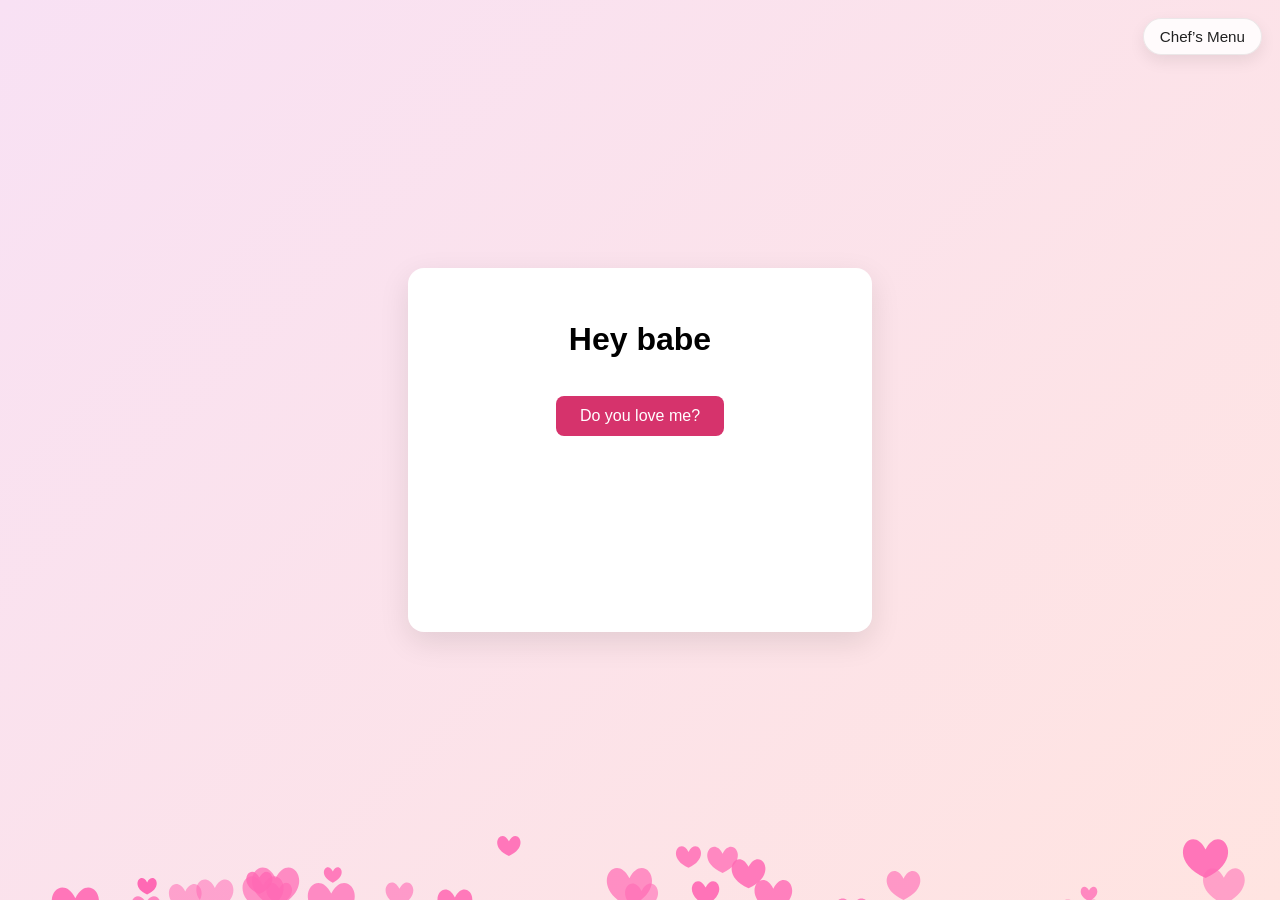
<file: index.html>
﻿<!DOCTYPE html>
<html lang="en">
<head>
  <meta charset="UTF-8" />
  <meta name="viewport" content="width=device-width, initial-scale=1.0"/>
  <title>Hey Babe</title>
  <style>
    body {
      margin: 0;
      background: linear-gradient(135deg, #f8e1f4, #ffe4e1);
      font-family: sans-serif;
      display: flex;
      justify-content: center;
      align-items: center;
      height: 100vh;
      overflow: hidden;
    }
    .card {
      background: white;
      padding: 2rem;
      border-radius: 16px;
      box-shadow: 0 10px 30px rgba(0,0,0,0.1);
      text-align: center;
      max-width: 400px;
      width: 90%;
      max-height: 300px; /* initial small */
      overflow-y: hidden;
      transition: max-height 1.5s ease;
      position: relative;
      z-index: 1;
    }
    .card.expanded {
      max-height: 600px; /* grow to fit message + photo */
      overflow-y: auto;
    }
    canvas {
      position: absolute;
      top: 0;
      left: 0;
      pointer-events: none;
      z-index: 0;
    }
    button {
      background: #d6336c;
      border: none;
      color: white;
      padding: 0.7rem 1.5rem;
      border-radius: 8px;
      cursor: pointer;
      font-size: 1rem;
      margin-top: 1rem;
    }
    p {
      color: #555;
      line-height: 1.5;
      opacity: 0;
      margin-top: 1rem;
      transition: opacity 1.5s ease;
    }
    img {
      max-width: 100%;
      border-radius: 12px;
      margin-top: 1rem;
      opacity: 0;
      transition: opacity 1.5s ease;
    }
    #reaction {
      display: none;
      font-size: 1.5rem;
      margin-top: 1rem;
      white-space: pre-wrap;
    }
    .menu-link {
      position: fixed;
      top: 18px;
      right: 18px;
      background: rgba(255,255,255,0.85);
      backdrop-filter: blur(6px);
      border: 1px solid rgba(0,0,0,0.08);
      padding: 0.55rem 1rem;
      border-radius: 999px;
      font-size: 0.95rem;
      color: #222;
      text-decoration: none;
      box-shadow: 0 6px 16px rgba(0,0,0,0.08);
      transition: transform .15s ease, box-shadow .2s ease;
      z-index: 10;
    }
  .menu-link:hover { transform: translateY(-1px); box-shadow: 0 10px 22px rgba(0,0,0,0.12); }
  </style>
</head>
<body>
  <a class="menu-link" href="menu.html" aria-label="Chef's Menu">Chef’s Menu</a>
  <audio id="bgmusic" loop>
    <source src="music.mp3" type="audio/mpeg">
    Your browser does not support the audio element.
  </audio>
  <div class="card" id="card">
    <h1>Hey babe</h1>
    <button onclick="doYouLoveMe()">Do you love me?</button>
    <div id="reaction"></div>
    <p id="message">

안녕 윤수야,<br><br>

우리가 연애를 시작한 지 엊그제 같은데, 벌써 곧 100일이란 시간을 함께 하게 되었네.<br><br>
물론 같이 있던 시간은 이것보다 짧았지만, 그게 무색할 만큼 정말 너를 만나고 나서 많이 행복하고 즐거웠던 것 같아.<br><br>
진부한 말일 수도 있지만 정말로 평범하던 일상이 너와 함께하면서부터는 하루하루가 기대되기 시작했어.<br><br>
가끔 내가 말이나 문자를 다정하게 하지 않을 때도 있고, 첫 연애라서 아직 부족한 점이 많다는 것도 잘 알아. 
근데 진짜로 노력 많이 하고 있어. 너도 모르게 너가 이렇게 날 긍정적으로 바꾸는 것도 너무 좋다고 생각해. <br><br>
반면에 우리 윤수의 장점은 내가 전화할 때마다 하도 많이 말해서 생략할게 (예쁘고, 섹시큐티하고 …).<br><br>
근데 내가 제일 좋아하는 부분은 너랑 있으면 진짜 너무 재미있고, 시간 가는 줄 모르겠고, 전화하는 것조차 너무 즐겁다는 거야.<br><br>
그러다 보니까 너랑 같이 있지 않을 때는 네가 정말 보고 싶고, 뭐 하고 있는지 궁금하고, 네 생각이 계속 나.<br><br>
요즘에 한국 와서 내가 평소보다 많이 뭐라고 해서 상처받고, 우리가 안 맞는다고 생각했을 수도 있지.<br><br>
하지만 내 생각에는 사랑이 깊어질수록 너와 오래 함께하고 싶기 때문에 맞춰가는 과정에서 자주 다툴 수밖에 없다고 생각해.<br><br>
그러니까 내가 너를 마음에 안 들어서가 아니라, 너를 더 잘 알고 더 잘 맞는 우리가 되기 위해 노력하는 거라고 생각해줘.<br><br>
검머외가 이렇게 한글로 마음을 표현하려니까 많이 어색하네.<br><br>
앞으로도 오래 오오오오래 잘 부탁해!<br><br>

사랑해
진짜 많이 
</p>


		
	</p>
    <img id="photo" src="image.jpg" alt="Our Photo">
  </div>
  <canvas id="hearts"></canvas>
  <script>
    // heart animation
    const canvas = document.getElementById('hearts');
    const ctx = canvas.getContext('2d');
    let hearts = [];
    canvas.width = window.innerWidth;
    canvas.height = window.innerHeight;

    function Heart() {
      this.x = Math.random() * canvas.width;
      this.y = canvas.height + Math.random() * 100;
      this.size = Math.random() * 20 + 10;
      this.speed = Math.random() * 1 + 0.5;
      this.opacity = Math.random() * 0.5 + 0.5;
    }
    Heart.prototype.update = function() {
      this.y -= this.speed;
      if (this.y < -this.size) {
        this.y = canvas.height + Math.random() * 100;
        this.x = Math.random() * canvas.width;
      }
    }
    Heart.prototype.draw = function() {
      ctx.beginPath();
      ctx.moveTo(this.x, this.y);
      ctx.bezierCurveTo(this.x + this.size / 2, this.y - this.size,
                       this.x + this.size * 1.5, this.y + this.size / 3,
                       this.x, this.y + this.size);
      ctx.bezierCurveTo(this.x - this.size * 1.5, this.y + this.size / 3,
                       this.x - this.size / 2, this.y - this.size,
                       this.x, this.y);
      ctx.fillStyle = `rgba(255, 105, 180, ${this.opacity})`;
      ctx.fill();
    }
    for (let i = 0; i < 50; i++) {
      hearts.push(new Heart());
    }
    function animate() {
      ctx.clearRect(0, 0, canvas.width, canvas.height);
      hearts.forEach(h => {
        h.update();
        h.draw();
      });
      requestAnimationFrame(animate);
    }
    animate();
    window.addEventListener('resize', () => {
      canvas.width = window.innerWidth;
      canvas.height = window.innerHeight;
    });

    function doYouLoveMe() {
      playMusic();
      showReaction("나도 😂", () => {
        showReaction("but jokes aside", () => {
          setTimeout(() => {
            const card = document.getElementById("card");
            const message = document.getElementById("message");
            const photo = document.getElementById("photo");
            card.classList.add("expanded");  // expand the card
            message.style.opacity = 1;
            photo.style.opacity = 1;
          }, 2000); // pause 2 seconds before fade-in
        });
      });
    }

    function showReaction(text, callback) {
      const reactionDiv = document.getElementById("reaction");
      reactionDiv.style.display = "block";
      reactionDiv.textContent = "";
      let index = 0;
      const typing = setInterval(() => {
        reactionDiv.textContent += text[index];
        index++;
        if (index >= text.length) {
          clearInterval(typing);
          setTimeout(() => {
            reactionDiv.style.display = "none";
            if (callback) callback();
          }, 4000); // show reaction for 4 seconds
        }
      }, 100); // typing speed
    }

    function playMusic() {
      const music = document.getElementById("bgmusic");
      music.play();
    }
  </script>
</body>
</html>
</file>
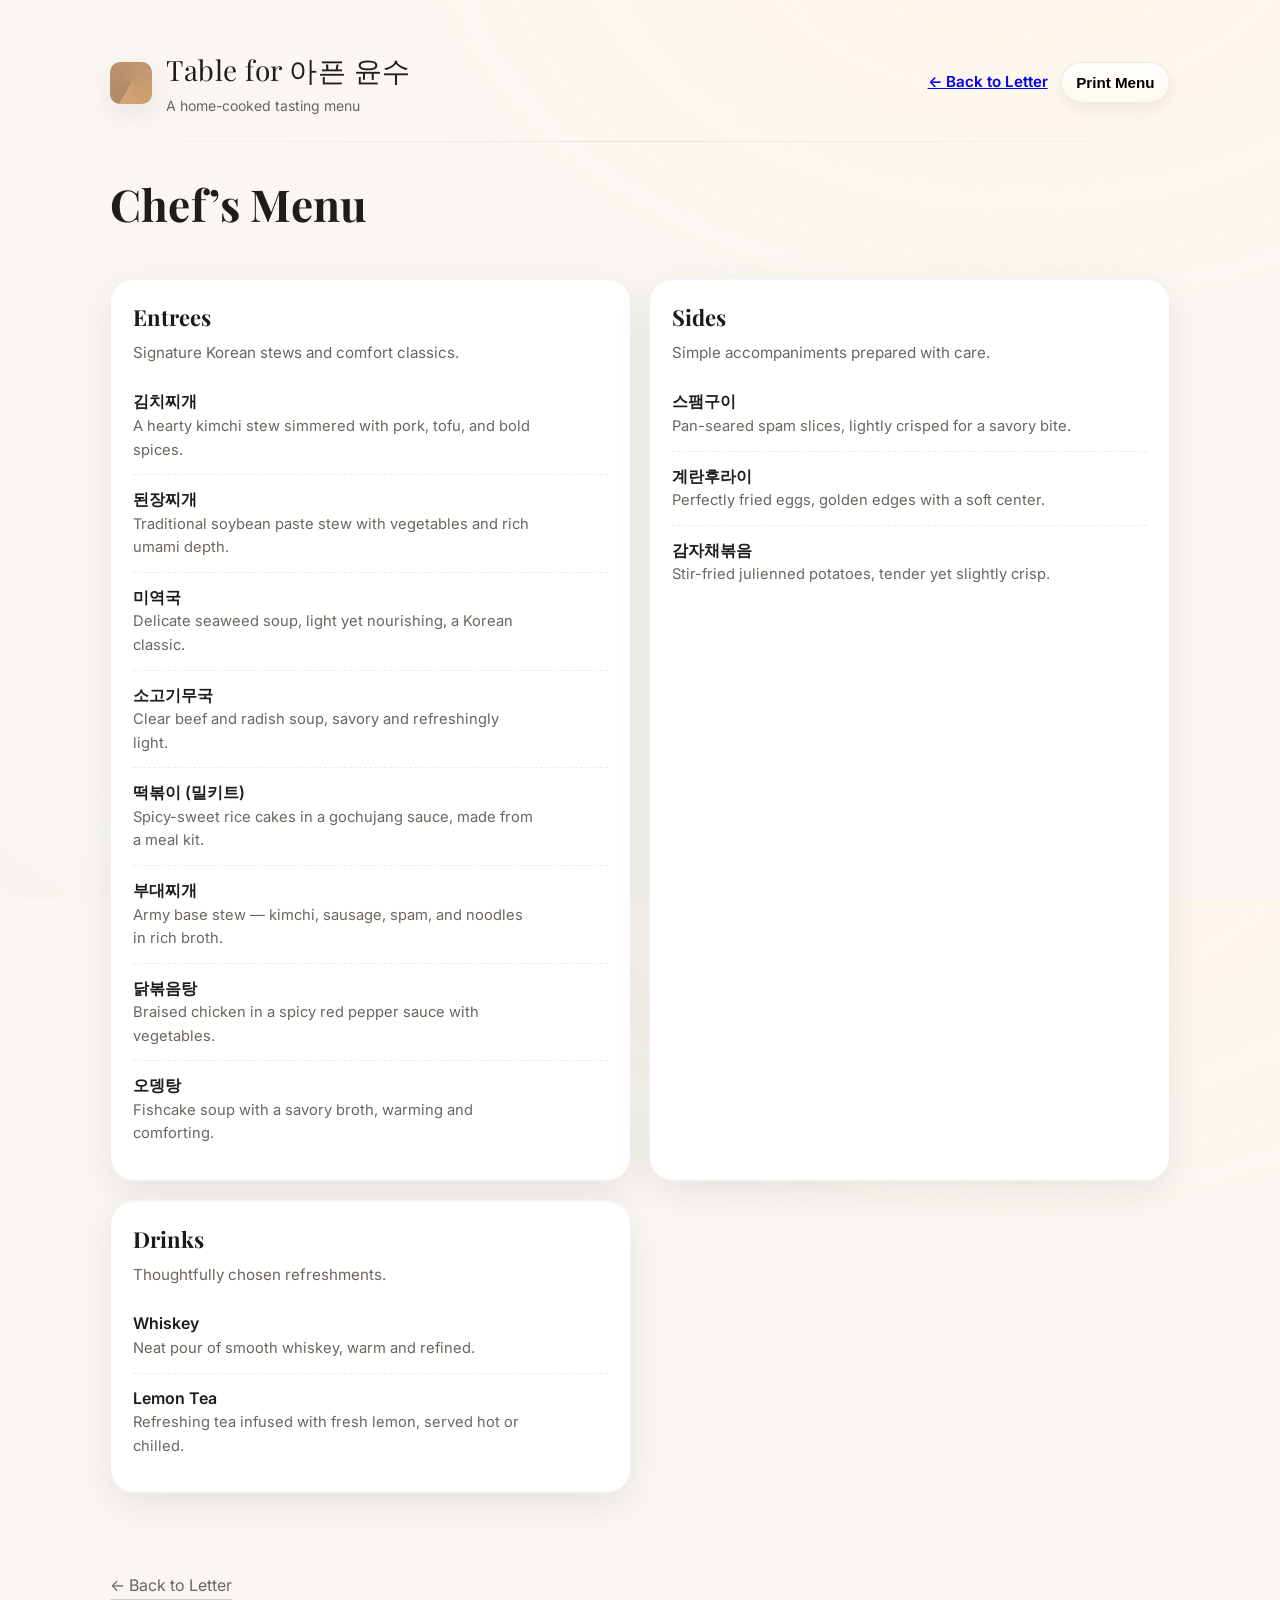
<file: menu.html>
<!DOCTYPE html>
<html lang="en">
<head>
  <meta charset="UTF-8" />
  <meta name="viewport" content="width=device-width, initial-scale=1.0"/>
  <title>Chef’s Menu — For Yunsu</title>
  <link rel="preconnect" href="https://fonts.gstatic.com" crossorigin>
  <link href="https://fonts.googleapis.com/css2?family=Playfair+Display:wght@500;700&family=Inter:wght@400;600&display=swap" rel="stylesheet">
  <style>
    :root{
      --bg:#faf7f2;
      --ink:#1f1d1b;
      --muted:#6b6560;
      --accent:#b08968;
      --accent-2:#d4a373;
      --card:#ffffff;
    }
    *{box-sizing:border-box}
    html,body{height:100%}
    body{
      margin:0;
      background: radial-gradient(1200px 800px at 80% -10%, #fff6ea 0%, transparent 55%),
                  radial-gradient(1000px 700px at -20% 120%, #f4efe8 0%, transparent 55%),
                  var(--bg);
      color:var(--ink);
      font-family: Inter, system-ui, -apple-system, Segoe UI, Roboto, sans-serif;
      line-height:1.6;
    }
    .hero{
      max-width:1100px;margin:0 auto;padding:48px 20px 24px;
      display:flex;align-items:center;justify-content:space-between;gap:24px;
    }
    .brand{
      display:flex;align-items:center;gap:14px;text-decoration:none;color:inherit;
    }
    .brand-mark{
      width:42px;height:42px;border-radius:10px;
      background: conic-gradient(from 210deg, var(--accent), var(--accent-2));
      box-shadow: 0 10px 30px rgba(0,0,0,0.08);
    }
    .brand-name{
      font-family:"Playfair Display", serif;
      font-size:28px;letter-spacing:.5px;
    }
    .sub{color:var(--muted);font-size:14px;margin-top:2px}
    .nav{display:flex;gap:10px;flex-wrap:wrap}
    .btn{
      appearance:none;border:1px solid rgba(0,0,0,0.08);background:#fff;
      padding:.55rem .9rem;border-radius:999px;cursor:pointer;
      transition:transform .15s ease, box-shadow .2s ease, background .3s ease;
      box-shadow:0 6px 16px rgba(0,0,0,.06);
      font-weight:600;font-size:.95rem
    }
    .btn:hover{transform:translateY(-1px);box-shadow:0 10px 22px rgba(0,0,0,.1)}
    .btn.primary{background:linear-gradient(180deg, #fff, #fff8f0);border-color:rgba(0,0,0,.08)}
    .btn.link{background:transparent;border:none;box-shadow:none;padding:.5rem .2rem}
    .divider{height:1px;background:linear-gradient(90deg,transparent,rgba(0,0,0,.08),transparent)}
    .intro{max-width:1100px;margin:0 auto;padding:36px 20px 10px}
    .intro h1{
      font-family:"Playfair Display", serif;
      font-weight:700;font-size:44px;line-height:1.2;margin:0 0 10px;
      letter-spacing:.2px
    }
    .grid{
      max-width:1100px;margin:26px auto 80px;padding:0 20px;
      display:grid;grid-template-columns:repeat(12,1fr);gap:18px
    }
    .card{
      grid-column:span 6;background:var(--card);border-radius:24px;padding:22px;
      box-shadow:0 12px 36px rgba(0,0,0,.08), 0 2px 0 rgba(0,0,0,.04) inset;
      border:1px solid rgba(0,0,0,.06);
      backdrop-filter: blur(4px);
    }
    @media (max-width:900px){ .card{grid-column:span 12} }
    .card h2{
      font-family:"Playfair Display", serif;font-size:22px;margin:0 0 6px;color:#1c1a18
    }
    .desc{color:var(--muted);font-size:.95rem;margin:0 0 12px}
    .item{
      display:flex;align-items:flex-start;justify-content:space-between;gap:18px;
      padding:12px 0;border-top:1px dashed rgba(0,0,0,.08)
    }
    .item:first-of-type{border-top:none}
    .item .left{max-width:85%}
    .item .name{font-weight:600}
    .item .note{font-size:.92rem;color:var(--muted)}
    .price{font-family:"Playfair Display", serif;font-weight:700;color:var(--accent)}
    footer{
      max-width:1100px;margin:0 auto 40px;padding:0 20px;color:var(--muted);
      display:flex;justify-content:space-between;align-items:center;gap:12px;flex-wrap:wrap
    }
    .back{color:inherit;text-decoration:none;border-bottom:1px solid rgba(0,0,0,.15)}
  </style>
</head>
<body>
  <header class="hero" role="banner">
    <a class="brand" href="menu.html">
      <div class="brand-mark" aria-hidden="true"></div>
      <div>
        <div class="brand-name">Table for 아픈 윤수</div>
        <div class="sub">A home-cooked tasting menu</div>
      </div>
    </a>
    <nav class="nav" aria-label="Primary">
      <a class="btn link" href="index.html">← Back to Letter</a>
      <button class="btn primary" onclick="window.print()">Print Menu</button>
    </nav>
  </header>

  <div class="divider"></div>

  <section class="intro">
    <h1>Chef’s Menu</h1>
  </section>

  <main class="grid">
    <!-- Entrees -->
    <section class="card" aria-labelledby="entrees">
      <h2 id="entrees">Entrees</h2>
      <p class="desc">Signature Korean stews and comfort classics.</p>

      <div class="item"><div class="left"><div class="name">김치찌개</div><div class="note">A hearty kimchi stew simmered with pork, tofu, and bold spices.</div></div></div>
      <div class="item"><div class="left"><div class="name">된장찌개</div><div class="note">Traditional soybean paste stew with vegetables and rich umami depth.</div></div></div>
      <div class="item"><div class="left"><div class="name">미역국</div><div class="note">Delicate seaweed soup, light yet nourishing, a Korean classic.</div></div></div>
      <div class="item"><div class="left"><div class="name">소고기무국</div><div class="note">Clear beef and radish soup, savory and refreshingly light.</div></div></div>
      <div class="item"><div class="left"><div class="name">떡볶이 (밀키트)</div><div class="note">Spicy-sweet rice cakes in a gochujang sauce, made from a meal kit.</div></div></div>
      <div class="item"><div class="left"><div class="name">부대찌개</div><div class="note">Army base stew — kimchi, sausage, spam, and noodles in rich broth.</div></div></div>
      <div class="item"><div class="left"><div class="name">닭볶음탕</div><div class="note">Braised chicken in a spicy red pepper sauce with vegetables.</div></div></div>
      <div class="item"><div class="left"><div class="name">오뎅탕</div><div class="note">Fishcake soup with a savory broth, warming and comforting.</div></div></div>
    </section>

    <!-- Sides -->
    <section class="card" aria-labelledby="sides">
      <h2 id="sides">Sides</h2>
      <p class="desc">Simple accompaniments prepared with care.</p>

      <div class="item"><div class="left"><div class="name">스팸구이</div><div class="note">Pan-seared spam slices, lightly crisped for a savory bite.</div></div></div>
      <div class="item"><div class="left"><div class="name">계란후라이</div><div class="note">Perfectly fried eggs, golden edges with a soft center.</div></div></div>
      <div class="item"><div class="left"><div class="name">감자채볶음</div><div class="note">Stir-fried julienned potatoes, tender yet slightly crisp.</div></div></div>
    </section>

    <!-- Drinks -->
    <section class="card" aria-labelledby="drinks">
      <h2 id="drinks">Drinks</h2>
      <p class="desc">Thoughtfully chosen refreshments.</p>
      <div class="item"><div class="left"><div class="name">Whiskey</div><div class="note">Neat pour of smooth whiskey, warm and refined.</div></div></div>
      <div class="item"><div class="left"><div class="name">Lemon Tea</div><div class="note">Refreshing tea infused with fresh lemon, served hot or chilled.</div></div></div>
    </section>
  </main>

  <footer>
    <a class="back" href="index.html">← Back to Letter</a>
  </footer>
</body>
</html>
</file>
